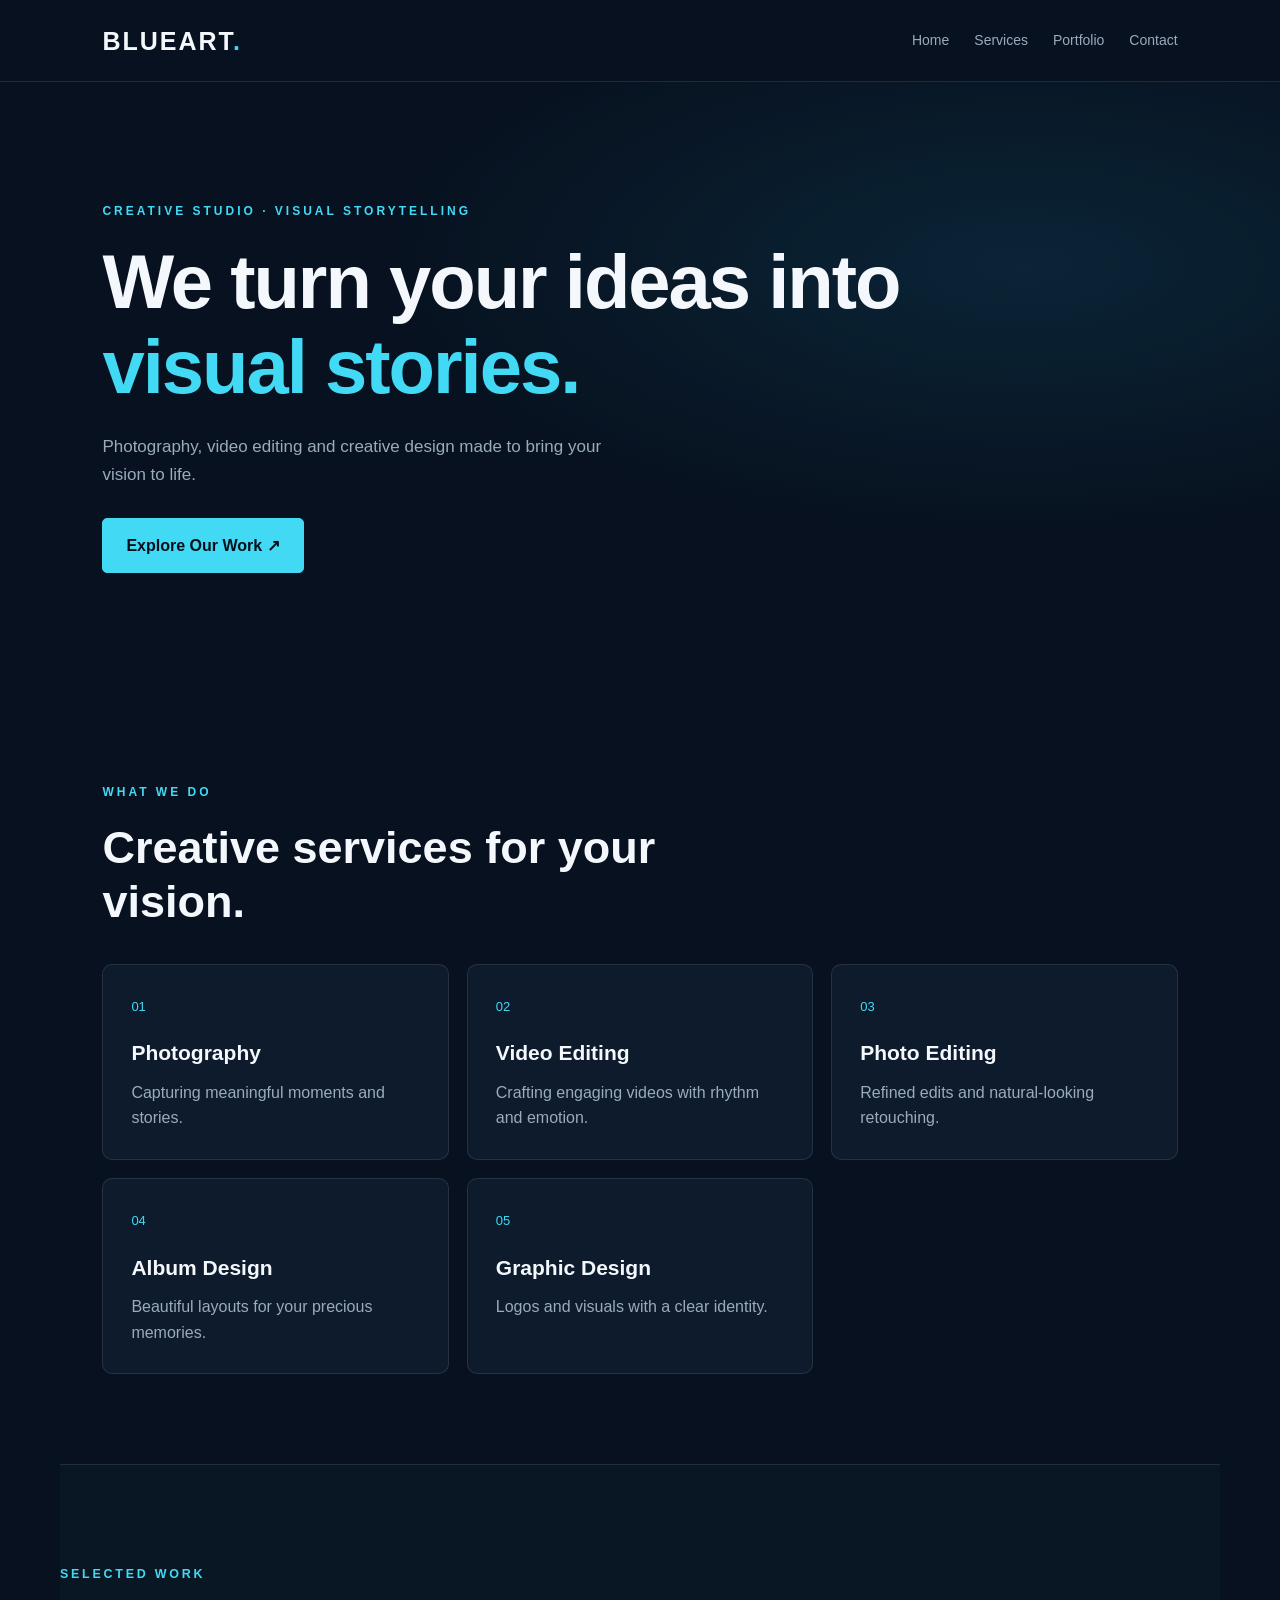
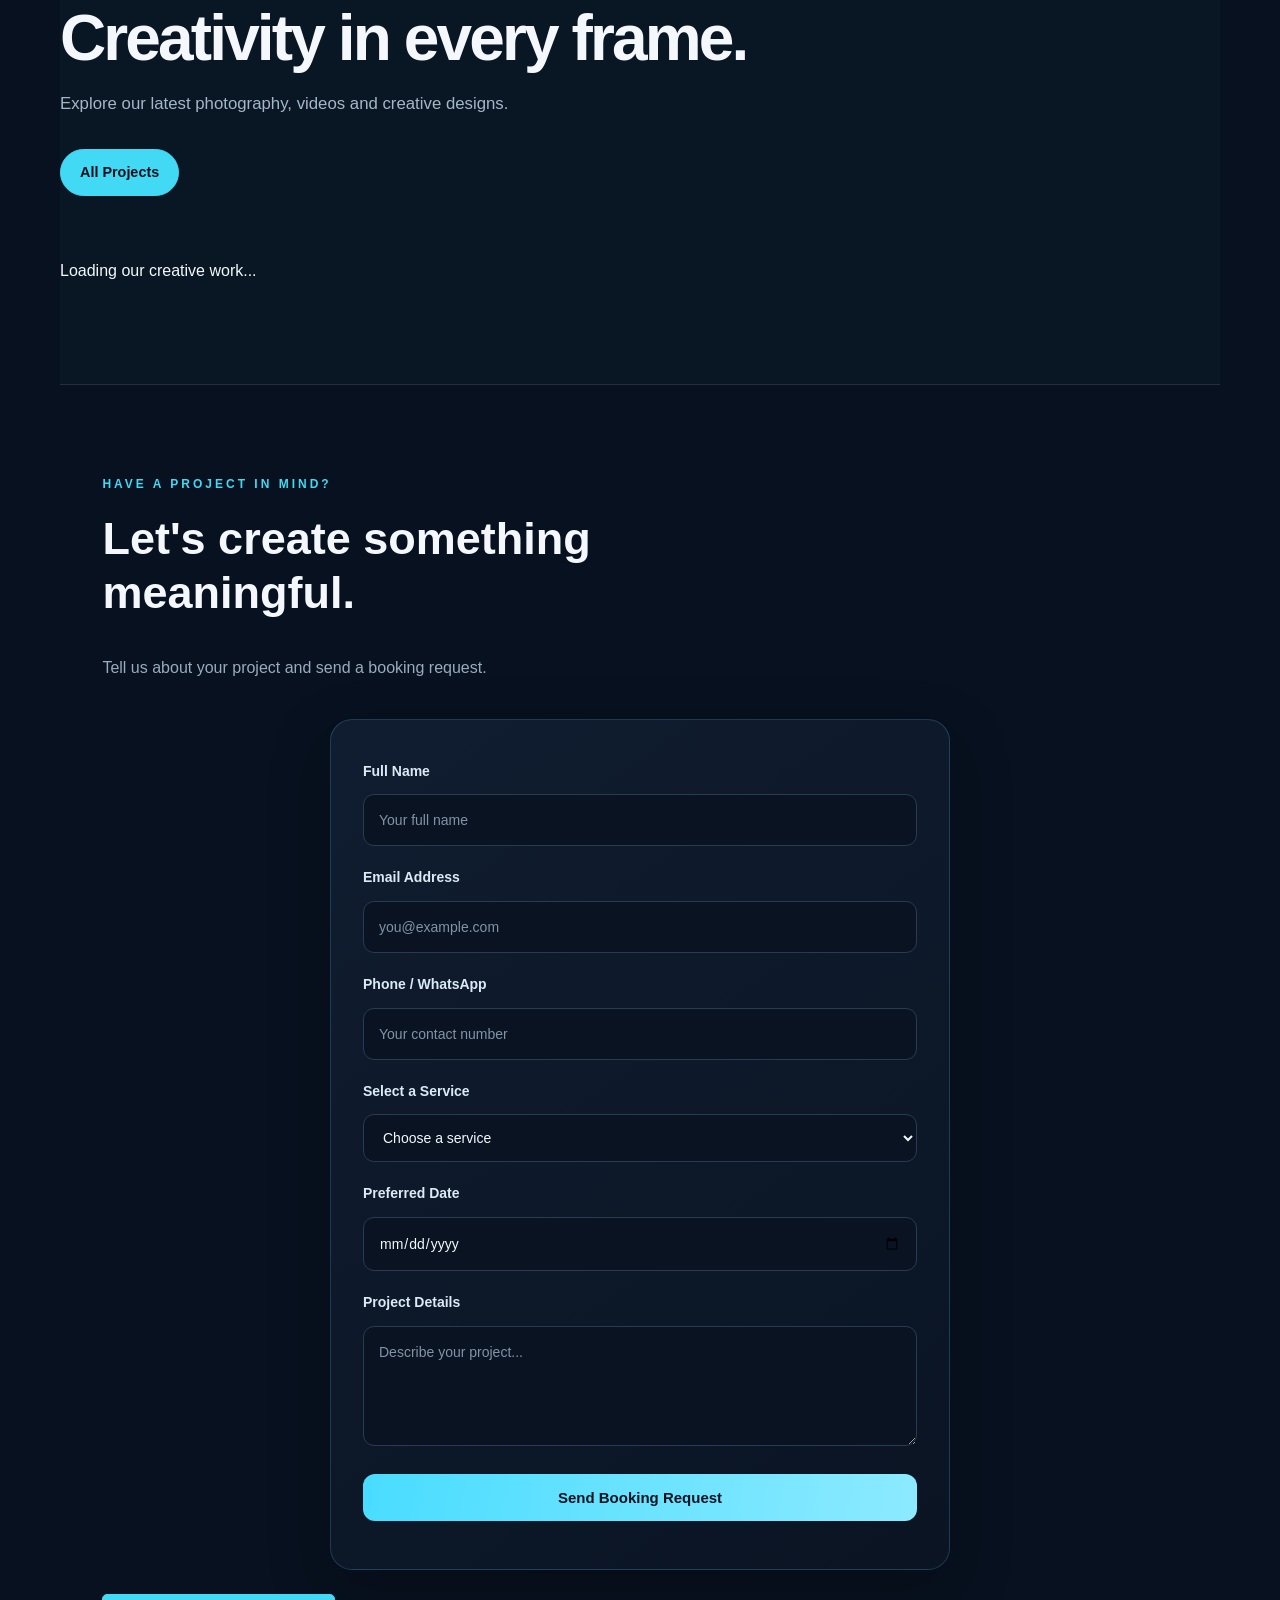
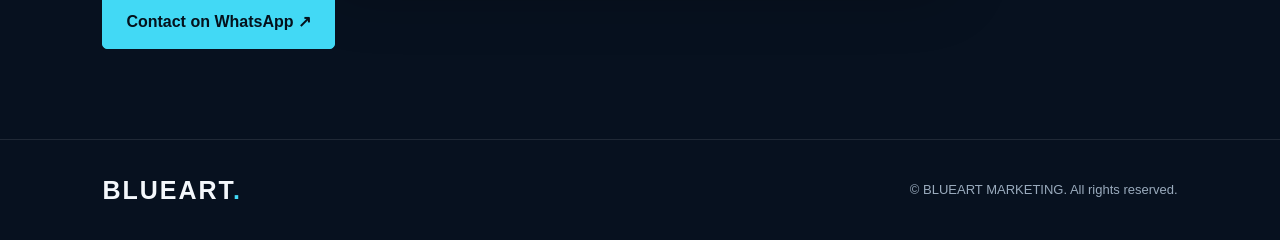
<file: index.html>
<!DOCTYPE html>
<html lang="en">
<head>
  <meta charset="UTF-8">
  <meta name="viewport" content="width=device-width, initial-scale=1.0">
  <meta name="description" content="BLUEART MARKETING — Photography, video editing, photo editing and graphic design.">
  <title>BLUEART MARKETING | Creative Studio</title>
  <link rel="icon" type="image/png" href="./favicon.png">
  <link rel="stylesheet" href="style.css">
</head>
<body>
  <header class="navbar">
    <a href="#" class="logo">BLUEART<span>.</span></a>
    <nav>
      <a href="#home">Home</a>
      <a href="#services">Services</a>
      <a href="#portfolio">Portfolio</a>
      <a href="#contact">Contact</a>
    </nav>
  </header>

  <main>
    <section class="hero" id="home">
      <p class="eyebrow">CREATIVE STUDIO · VISUAL STORYTELLING</p>
      <h1>We turn your ideas into <span>visual stories.</span></h1>
      <p class="intro">
        Photography, video editing and creative design
        made to bring your vision to life.
      </p>
      <a class="button" href="#portfolio">Explore Our Work ↗</a>
    </section>

    <section class="services" id="services">
      <p class="eyebrow">WHAT WE DO</p>
      <h2>Creative services for your vision.</h2>
      <div class="service-grid">
        <article class="service-card">
          <span>01</span>
          <h3>Photography</h3>
          <p>Capturing meaningful moments and stories.</p>
        </article>
        <article class="service-card">
          <span>02</span>
          <h3>Video Editing</h3>
          <p>Crafting engaging videos with rhythm and emotion.</p>
        </article>
        <article class="service-card">
          <span>03</span>
          <h3>Photo Editing</h3>
          <p>Refined edits and natural-looking retouching.</p>
        </article>
        <article class="service-card">
          <span>04</span>
          <h3>Album Design</h3>
          <p>Beautiful layouts for your precious memories.</p>
        </article>
        <article class="service-card">
          <span>05</span>
          <h3>Graphic Design</h3>
          <p>Logos and visuals with a clear identity.</p>
        </article>
      </div>
    </section>



<section class="portfolio" id="portfolio">
  <p class="eyebrow">SELECTED WORK</p>
  <h2>Creativity in every frame.</h2>
  <p>Explore our latest photography, videos and creative designs.</p>

  <!-- Main Category Filters -->
  <div
    id="portfolio-category-filters"
    class="portfolio-category-filters"
    aria-label="Filter projects by category"
  >
    <button type="button" class="portfolio-filter active" data-category="all">
      All Projects
    </button>
  </div>

  <!-- Subcategory Filters -->
  <div
    id="portfolio-subcategory-filters"
    class="portfolio-subcategory-filters"
    aria-label="Filter projects by subcategory"
    hidden
  ></div>

  <!-- Portfolio Projects -->
  <div id="portfolio-grid" class="portfolio-grid">
    <p>Loading our creative work...</p>
  </div>
</section>



   
<section class="contact" id="contact">
  <p class="eyebrow">HAVE A PROJECT IN MIND?</p>
  <h2>Let's create something meaningful.</h2>
  <p>Tell us about your project and send a booking request.</p>

  <form id="booking-form" class="booking-form">
    <label for="customer-name">Full Name</label>
    <input
      type="text"
      id="customer-name"
      name="customer_name"
      placeholder="Your full name"
      required
    />

    <label for="customer-email">Email Address</label>
    <input
      type="email"
      id="customer-email"
      name="customer_email"
      placeholder="you@example.com"
      required
    />

    <label for="customer-phone">Phone / WhatsApp</label>
    <input
      type="tel"
      id="customer-phone"
      name="customer_phone"
      placeholder="Your contact number"
    />

    <label for="booking-service">Select a Service</label>
    <select id="booking-service" name="service" required>
      <option value="">Choose a service</option>
      <option value="Photography">Photography</option>
      <option value="Video Editing">Video Editing</option>
      <option value="Photo Editing">Photo Editing</option>
      <option value="Album Design">Album Design</option>
      <option value="Graphic Design">Graphic Design</option>
    </select>

    <label for="booking-date">Preferred Date</label>
    <input type="date" id="booking-date" name="booking_date" />

    <label for="booking-message">Project Details</label>
    <textarea
      id="booking-message"
      name="message"
      rows="4"
      placeholder="Describe your project..."
    ></textarea>

    <button type="submit" class="button">Send Booking Request</button>
    <p id="booking-message-status" role="status" aria-live="polite"></p>
  </form>

  <!-- Keep your existing WhatsApp link here -->
  <a
    class="button"
    href="https://wa.me/94757733146"
    target="_blank"
    rel="noopener"
  >
    Contact on WhatsApp ↗
  </a>
</section>

  </main>

  <footer>
    <a href="#home" class="logo">BLUEART<span>.</span></a>
    <p>© <span id="year"></span> BLUEART MARKETING. All rights reserved.</p>
  </footer>

  <script type="module" src="script.js"></script>
</body>
</html>
</file>
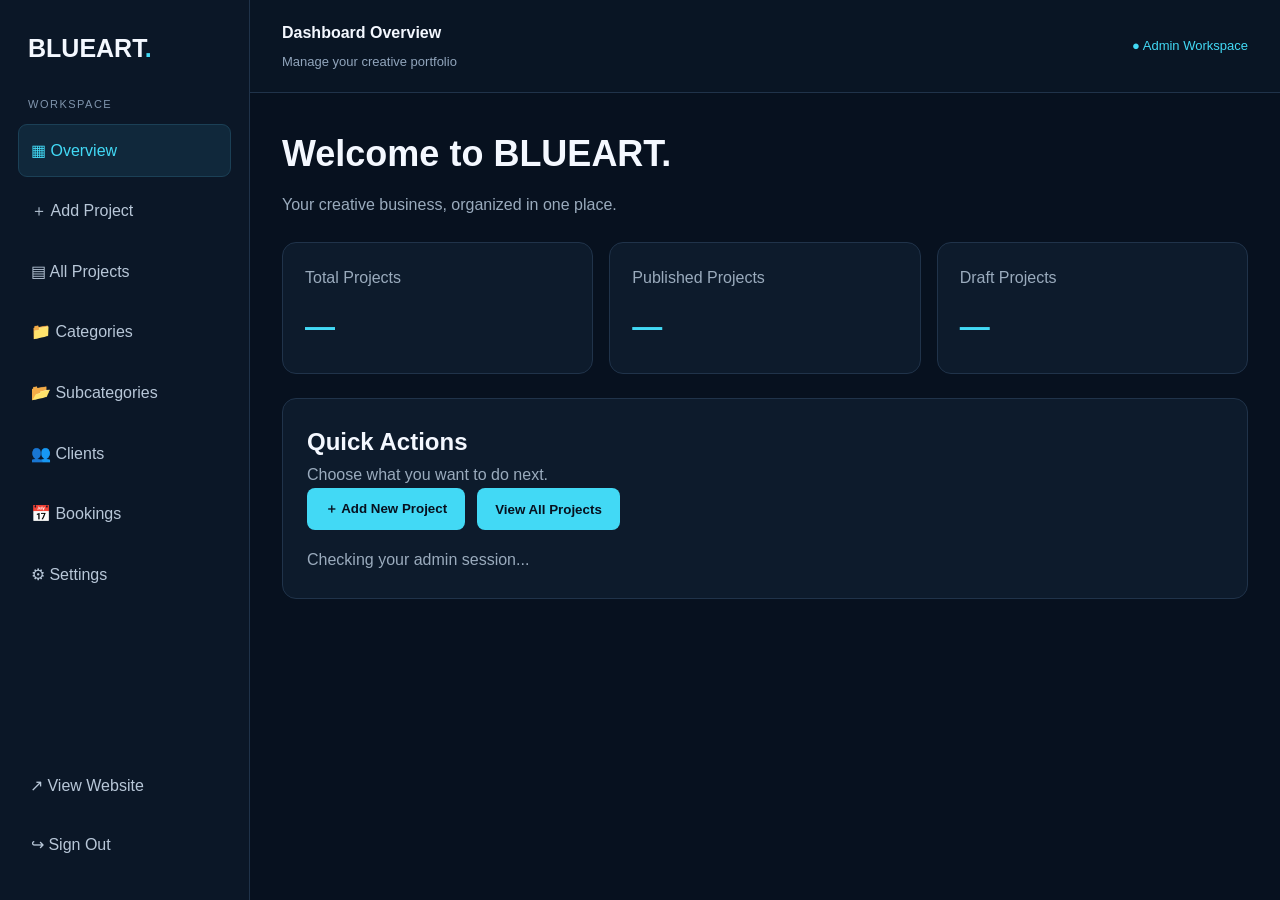
<file: admin-dashboard.html>
<!DOCTYPE html>
<html lang="en">
<head>
  <meta charset="UTF-8">
  <meta name="viewport" content="width=device-width, initial-scale=1.0">
  <title>BLUEART | Admin Dashboard</title>
  <link rel="stylesheet" href="style.css">

  <style>
    * { box-sizing: border-box; }

    body {
      margin: 0;
      background: #07111f;
      color: #f4f8ff;
      font-family: Arial, sans-serif;
    }

    .admin-layout {
      min-height: 100vh;
      display: grid;
      grid-template-columns: 250px minmax(0, 1fr);
    }

    .sidebar {
      background: #0b1727;
      border-right: 1px solid #20334a;
      padding: 28px 18px;
      display: flex;
      flex-direction: column;
      gap: 28px;
    }

    .admin-logo {
      color: #f4f8ff;
      font-size: 25px;
      font-weight: 800;
      text-decoration: none;
      padding: 0 10px;
    }

    .admin-logo span { color: #42d9f5; }

    .sidebar-label {
      color: #8095ad;
      font-size: 11px;
      letter-spacing: 1.5px;
      padding: 0 10px;
      margin-bottom: 10px;
    }

    .sidebar-nav {
      display: grid;
      gap: 7px;
    }

    .sidebar-nav button,
    .sidebar-bottom button {
      width: 100%;
      border: 1px solid transparent;
      border-radius: 9px;
      padding: 13px 12px;
      color: #b8c7d8;
      background: transparent;
      font: inherit;
      text-align: left;
      cursor: pointer;
    }

    .sidebar-nav button:hover,
    .sidebar-nav button.active {
      color: #42d9f5;
      background: #10283b;
      border-color: #1b4056;
    }

    .sidebar-bottom {
      margin-top: auto;
      display: grid;
      gap: 8px;
    }

    .sidebar-bottom a {
      display: block;
      padding: 12px;
      color: #b8c7d8;
      text-decoration: none;
    }

    .sidebar-bottom button:hover,
    .sidebar-bottom a:hover {
      color: #42d9f5;
    }

    .admin-main { min-width: 0; }

    .topbar {
      min-height: 84px;
      padding: 20px 32px;
      display: flex;
      justify-content: space-between;
      align-items: center;
      gap: 16px;
      border-bottom: 1px solid #20334a;
      background: #091524;
    }

    .topbar p {
      color: #91a5bc;
      margin: 6px 0 0;
      font-size: 13px;
    }

    .admin-content {
      max-width: 1200px;
      margin: 0 auto;
      padding: 32px;
    }

    .admin-section { display: none; }
    .admin-section.active { display: block; }

    .section-heading { margin-bottom: 24px; }

    .section-heading h1 {
      font-size: clamp(26px, 4vw, 36px);
      margin: 0 0 8px;
    }

    .section-heading p,
    .dashboard-card > p {
      color: #9aabbd;
      line-height: 1.7;
    }

    .dashboard-card {
      padding: 24px;
      margin-bottom: 22px;
      background: #0d1b2c;
      border: 1px solid #20334a;
      border-radius: 14px;
    }

    .dashboard-card h2 { margin-top: 0; }

    .stats-grid {
      display: grid;
      grid-template-columns: repeat(3, minmax(0, 1fr));
      gap: 16px;
      margin-bottom: 24px;
    }

    .stat-card {
      padding: 22px;
      background: #0d1b2c;
      border: 1px solid #20334a;
      border-radius: 14px;
    }

    .stat-card p {
      color: #9aabbd;
      margin: 0 0 12px;
    }

    .stat-card strong {
      font-size: 30px;
      color: #42d9f5;
    }

    .dashboard-card form {
      display: grid;
      gap: 12px;
      margin-top: 22px;
    }

    .dashboard-card form > label {
      color: #dce8f5;
      font-size: 14px;
      font-weight: 600;
      margin-top: 8px;
    }

    .dashboard-card input:not([type="checkbox"]),
    .dashboard-card select,
    .dashboard-card textarea {
      width: 100%;
      min-width: 0;
      padding: 13px 14px;
      color: #f4f8ff;
      background: #07111f;
      border: 1px solid #263b52;
      border-radius: 8px;
      font: inherit;
    }

    .dashboard-card input:focus,
    .dashboard-card select:focus,
    .dashboard-card textarea:focus {
      outline: 2px solid rgba(66, 217, 245, .25);
      border-color: #42d9f5;
    }

    .project-publish-option {
      display: flex;
      align-items: center;
      gap: 10px;
      font-weight: 400 !important;
    }

    .project-publish-option input { accent-color: #42d9f5; }

    .dashboard-card button,
    .primary-button {
      padding: 12px 18px;
      border: 0;
      border-radius: 8px;
      background: #42d9f5;
      color: #07111f;
      font-weight: 700;
      cursor: pointer;
    }

    .dashboard-card button:disabled { opacity: .6; }

    .quick-actions {
      display: flex;
      flex-wrap: wrap;
      gap: 12px;
    }

    #dashboard-message {
      overflow-wrap: anywhere;
      margin-top: 16px;
    }

    #projects-list > div {
      padding: 16px 0;
      border-bottom: 1px solid #20334a;
    }

    #projects-list h3 { color: #42d9f5; }
    #projects-list p { color: #9aabbd; overflow-wrap: anywhere; }

    @media (max-width: 800px) {
      .admin-layout { grid-template-columns: 1fr; }

      .sidebar {
        padding: 18px;
        gap: 18px;
        border-right: 0;
        border-bottom: 1px solid #20334a;
      }

      .sidebar-nav {
        grid-template-columns: repeat(2, minmax(0, 1fr));
      }

      .sidebar-bottom {
        margin-top: 0;
        grid-template-columns: repeat(2, minmax(0, 1fr));
      }

      .topbar { padding: 18px; }
      .admin-content { padding: 20px 16px; }
      .stats-grid { grid-template-columns: 1fr; }
    }

    
/* BLUEART — Premium Booking Cards */


/* BLUEART MARKETING — Executive Booking Management */

#bookings-list {
  display: grid;
  grid-template-columns: repeat(2, minmax(0, 1fr));
  gap: 22px;
  margin-top: 26px;
}

#bookings-list > div {
  position: relative;
  min-width: 0;
  padding: 26px;
  overflow: hidden;
  background:
    radial-gradient(
      circle at top right,
      rgba(66, 217, 245, 0.08),
      transparent 42%
    ),
    linear-gradient(145deg, #101f32 0%, #0b1626 100%);
  border: 1px solid #26394e;
  border-radius: 18px;
  box-shadow: 0 14px 35px rgba(0, 0, 0, 0.18);
  transition: border-color 0.25s, box-shadow 0.25s,
    transform 0.25s;
}

#bookings-list > div::before {
  content: "";
  position: absolute;
  top: 0;
  left: 24px;
  right: 24px;
  height: 2px;
  background: linear-gradient(
    90deg,
    transparent,
    #42d9f5,
    transparent
  );
  opacity: 0.65;
}

#bookings-list > div:hover {
  transform: translateY(-3px);
  border-color: rgba(66, 217, 245, 0.45);
  box-shadow: 0 20px 45px rgba(0, 0, 0, 0.25);
}

#bookings-list h3 {
  margin: 4px 0 20px;
  padding-bottom: 17px;
  color: #f1f7ff;
  font-size: 21px;
  font-weight: 700;
  letter-spacing: -0.4px;
  border-bottom: 1px solid #26394e;
  overflow-wrap: anywhere;
}

#bookings-list p {
  color: #b1c0d1;
  font-size: 13px;
  line-height: 1.9;
  overflow-wrap: anywhere;
}

#bookings-list p:nth-of-type(2) {
  display: inline-flex;
  padding: 6px 12px;
  color: #75e7fa;
  background: rgba(66, 217, 245, 0.08);
  border: 1px solid rgba(66, 217, 245, 0.18);
  border-radius: 8px;
  font-size: 12px;
  font-weight: 700;
}

#bookings-list select {
  width: 100%;
  margin-top: 12px;
  padding: 13px 14px;
  color: #eef5ff;
  background: #071321;
  border: 1px solid #30445b;
  border-radius: 10px;
  font: inherit;
  font-size: 13px;
  cursor: pointer;
  outline: none;
}

#bookings-list select:focus {
  border-color: #42d9f5;
  box-shadow: 0 0 0 3px rgba(66, 217, 245, 0.1);
}

#bookings-list button {
  width: 100%;
  margin: 12px 0 0;
  padding: 13px 18px;
  color: #07111f;
  background: linear-gradient(100deg, #42d9f5, #9aeafa);
  border: 0;
  border-radius: 10px;
  font-size: 13px;
  font-weight: 800;
  letter-spacing: 0.2px;
  cursor: pointer;
  transition: filter 0.2s, transform 0.2s;
}

#bookings-list button:hover:not(:disabled) {
  filter: brightness(1.08);
  transform: translateY(-1px);
}

#bookings-list button:disabled {
  opacity: 0.55;
  cursor: wait;
}

@media (max-width: 900px) {
  #bookings-list {
    grid-template-columns: 1fr;
  }
}

@media (max-width: 600px) {
  #bookings-list > div {
    padding: 21px 18px;
    border-radius: 14px;
  }

  #bookings-list h3 {
    font-size: 19px;
  }
}


/* Booking card spacing and controls fix */

#bookings-list > div {
  padding: 28px !important;
  overflow: visible;
}

#bookings-list h3 {
  margin-bottom: 24px !important;
  padding-bottom: 18px !important;
  line-height: 1.4;
}

#bookings-list p {
  margin: 0 0 12px !important;
  line-height: 1.8 !important;
  overflow-wrap: anywhere;
}

/* Status label */
#bookings-list p:nth-of-type(2) {
  display: inline-block !important;
  margin: 14px 0 18px !important;
  padding: 8px 12px !important;
}

/* Dropdown and update button layout */
#bookings-list select {
  display: block;
  width: 100%;
  min-height: 46px;
  margin: 0 0 14px !important;
  padding: 12px 14px !important;
  line-height: 1.5;
  box-sizing: border-box;
}

/* Prevent button from being cut off */
#bookings-list button {
  display: block;
  width: 100%;
  min-height: 46px;
  margin: 0 !important;
  padding: 13px 16px !important;
  white-space: normal;
  line-height: 1.5;
  box-sizing: border-box;
}

/* Keep cards comfortable on mobile */
@media (max-width: 600px) {
  #bookings-list > div {
    padding: 20px 16px !important;
  }
}


/* BLUEART — Booking Search & Filters */

.booking-filters {
  display: grid;
  grid-template-columns: minmax(0, 1fr) 190px;
  gap: 14px;
  margin: 22px 0 26px;
}

.booking-filters input,
.booking-filters select {
  width: 100%;
  min-width: 0;
  min-height: 48px;
  padding: 13px 15px;
  color: #f1f7ff;
  background: #091524;
  border: 1px solid #2a3d53;
  border-radius: 11px;
  font: inherit;
  font-size: 14px;
  outline: none;
  transition: border-color 0.2s, box-shadow 0.2s;
}

.booking-filters input::placeholder {
  color: #8193a8;
}

.booking-filters input:focus,
.booking-filters select:focus {
  border-color: #42d9f5;
  box-shadow: 0 0 0 3px rgba(66, 217, 245, 0.1);
}

.booking-filters select {
  color-scheme: dark;
  cursor: pointer;
}

@media (max-width: 600px) {
  .booking-filters {
    grid-template-columns: 1fr;
    gap: 12px;
  }
}

  </style>
</head>

<body>
  <div class="admin-layout">
    <aside class="sidebar">
      <a href="admin-dashboard.html" class="admin-logo">
        BLUEART<span>.</span>
      </a>


<div>
  <p class="sidebar-label">WORKSPACE</p>
  <nav class="sidebar-nav" aria-label="Admin navigation">
    <button type="button" class="active" data-section="overview">▦ Overview</button>
    <button type="button" data-section="add-project">＋ Add Project</button>
    <button type="button" data-section="all-projects">▤ All Projects</button>
    <button type="button" data-section="categories">📁 Categories</button>
    <button type="button" data-section="subcategories">📂 Subcategories</button>
    <button type="button" data-section="clients">👥 Clients</button>
    <button type="button" data-section="bookings">📅 Bookings</button>
    <button type="button" data-section="settings">⚙ Settings</button>
  </nav>
</div>


      <div class="sidebar-bottom">
        <a href="index.html">↗ View Website</a>
        <button id="logout-button" type="button">↪ Sign Out</button>
      </div>
    </aside>

    <div class="admin-main">
      <header class="topbar">
        <div>
          <strong id="topbar-title">Dashboard Overview</strong>
          <p>Manage your creative portfolio</p>
        </div>
        <span style="color:#42d9f5;font-size:13px">● Admin Workspace</span>
      </header>

      <main class="admin-content">
        <section id="overview" class="admin-section active">
          <div class="section-heading">
            <h1>Welcome to BLUEART.</h1>
            <p>Your creative business, organized in one place.</p>
          </div>

          <div class="stats-grid">
            <div class="stat-card">
              <p>Total Projects</p>
              <strong id="total-projects">—</strong>
            </div>
            <div class="stat-card">
              <p>Published Projects</p>
              <strong id="published-projects">—</strong>
            </div>
            <div class="stat-card">
              <p>Draft Projects</p>
              <strong id="draft-projects">—</strong>
            </div>
          </div>

          <div class="dashboard-card">
            <h2>Quick Actions</h2>
            <p>Choose what you want to do next.</p>
            <div class="quick-actions">
              <button type="button" data-section="add-project">＋ Add New Project</button>
              <button type="button" data-section="all-projects">View All Projects</button>
            </div>
            <p id="dashboard-message">Checking your admin session...</p>
          </div>
        </section>

        
<!-- Categories Section -->
<section id="categories" class="admin-section">
  <div class="section-heading">
    <h1>Manage Categories</h1>
    <p>Create and organize your main portfolio categories.</p>
  </div>

  <div class="dashboard-card">
    <h2>Add Main Category</h2>
    <form id="category-form">
      <label for="category-name">Category Name</label>
      <input
        type="text"
        id="category-name"
        placeholder="e.g. Graphic Design"
        required
      />
      <button type="submit">＋ Add Category</button>
    </form>
    <p id="category-message" role="status"></p>
  </div>

  <div class="dashboard-card">
    <h2>Existing Categories</h2>
    <div id="category-list">
      <p>Categories will appear here.</p>
    </div>
  </div>
</section>

<!-- Subcategories Section -->
<section id="subcategories" class="admin-section">
  <div class="section-heading">
    <h1>Manage Subcategories</h1>
    <p>Organize projects under each main category.</p>
  </div>

  <div class="dashboard-card">
    <h2>Add Subcategory</h2>
    <form id="subcategory-form">
      <label for="subcategory-category">Main Category</label>
      <select id="subcategory-category" required>
        <option value="">Select a category</option>
      </select>

      <label for="subcategory-name">Subcategory Name</label>
      <input
        type="text"
        id="subcategory-name"
        placeholder="e.g. Logo Design"
        required
      />
      <button type="submit">＋ Add Subcategory</button>
    </form>
    <p id="subcategory-message" role="status"></p>
  </div>

  <div class="dashboard-card">
    <h2>Existing Subcategories</h2>
    <div id="subcategory-list">
      <p>Subcategories will appear here.</p>
    </div>
  </div>
</section>

<!-- Clients Section -->
<section id="clients" class="admin-section">
  <div class="section-heading">
    <h1>Manage Clients</h1>
    <p>Group related projects by client.</p>
  </div>

  <div class="dashboard-card">
    <h2>Add Client</h2>
    <form id="client-form">
      <label for="client-name">Client or Project Group Name</label>
      <input
        type="text"
        id="client-name"
        placeholder="e.g. Client A"
        required
      />

      <label>
        <input type="checkbox" id="client-public" />
        Display this client name publicly
      </label>

      <button type="submit">＋ Add Client</button>
    </form>
    <p id="client-message" role="status"></p>
  </div>

  <div class="dashboard-card">
    <h2>Existing Clients</h2>
    <div id="client-list">
      <p>Clients will appear here.</p>
    </div>
  </div>
</section>


        <section id="add-project" class="admin-section">
          <div class="section-heading">
            <h1>Add New Project</h1>
            <p>Add your latest work to your portfolio.</p>
          </div>

          <div class="dashboard-card">
            <h2>Project Details</h2>
            <form id="project-form">
              <label for="project-title">Project Title</label>
              <input id="project-title" type="text" placeholder="Enter project title" required>

             
<label for="project-category">Category</label>
<select id="project-category" required>
  <option value="">Choose a category</option>
</select>

<label for="project-subcategory">Subcategory</label>
<select id="project-subcategory">
  <option value="">No subcategory</option>
</select>

<label for="project-client">Client / Project Group</label>
<select id="project-client">
  <option value="">No client assigned</option>
</select>


              <label for="project-description">Description</label>
              <textarea id="project-description" rows="4" placeholder="Describe your project"></textarea>

              <label for="project-media-url">Media URL</label>
              <input id="project-media-url" type="url" placeholder="Paste an accessible media URL" required>

              <label for="project-media-type">Media Type</label>
              <select id="project-media-type" required>
                <option value="image">Image</option>
                <option value="video">Video</option>
              </select>

              <label class="project-publish-option">
                <input id="project-published" type="checkbox">
                Publish this project on the website
              </label>

              <button type="submit" id="save-project-button">Save Project</button>
            </form>
          </div>
        </section>

        <section id="all-projects" class="admin-section">
          <div class="section-heading">
            <h1>All Projects</h1>
            <p>Review your saved portfolio projects.</p>
          </div>

          <div class="dashboard-card">
            <div id="projects-list">Loading projects...</div>
          </div>
        </section>

<!-- Bookings Section -->
<section id="bookings" class="admin-section">
  <div class="section-heading">
    <h1>Manage Bookings</h1>
    <p>Review and manage customer booking requests.</p>
  </div>

  <div class="stats-grid">
    <div class="stat-card">
      <p>Pending Bookings</p>
      <strong id="pending-bookings-count">—</strong>
    </div>

    <div class="stat-card">
      <p>Confirmed Bookings</p>
      <strong id="confirmed-bookings-count">—</strong>
    </div>

    <div class="stat-card">
      <p>Total Bookings</p>
      <strong id="total-bookings-count">—</strong>
    </div>
  </div>

  <div class="dashboard-card">
    <h2>Customer Requests</h2>
    
<div class="booking-filters">
  <input
    type="search"
    id="booking-search"
    placeholder="Search name, email or phone..."
    aria-label="Search bookings"
  />

  <select id="booking-status-filter" aria-label="Filter bookings by status">
    <option value="all">All Bookings</option>
    <option value="pending">Pending</option>
    <option value="confirmed">Confirmed</option>
    <option value="completed">Completed</option>
    <option value="cancelled">Cancelled</option>
  </select>
</div>

    <p id="bookings-message" role="status">
      Loading bookings...
    </p>
    <div id="bookings-list"></div>
  </div>
</section>

        <section id="settings" class="admin-section">
          <div class="section-heading">
            <h1>Settings</h1>
            <p>Admin account and website shortcuts.</p>
          </div>

          <div class="dashboard-card">
            <h2>Website</h2>
            <p>Open the public BLUEART MARKETING website to review your portfolio.</p>
            <a href="index.html" style="color:#42d9f5">Open Website ↗</a>
          </div>

          <div class="dashboard-card">
            <h2>Admin Account</h2>
            <p>Use Sign Out to end your current admin session.</p>
            <button type="button" id="settings-logout-button">Sign Out</button>
          </div>
        </section>
      </main>
    </div>
  </div>

  <script type="module" src="dashboard.js"></script>
</body>
</html>
</file>
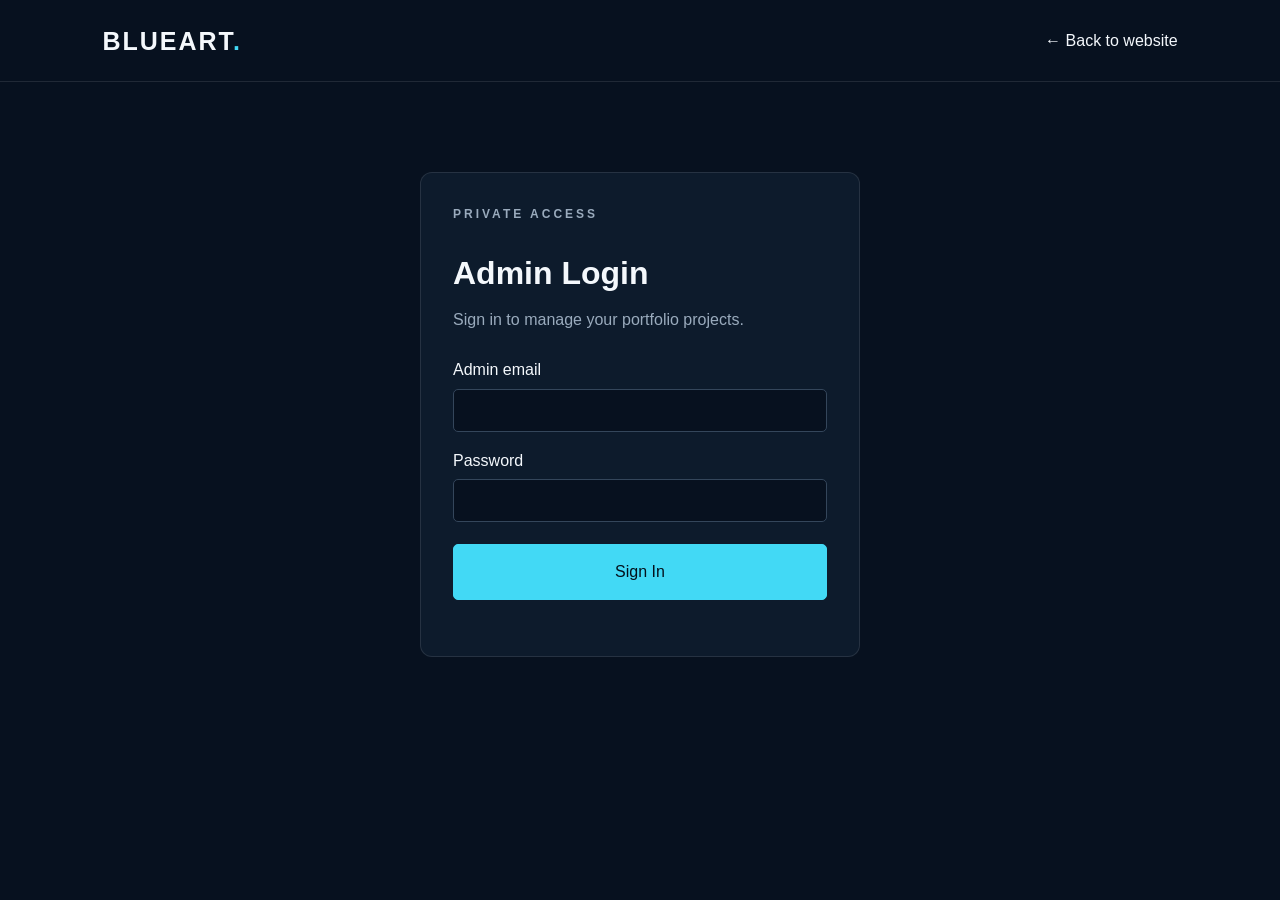
<file: admin.html>
<!DOCTYPE html>
<html lang="en">
<head>
  <meta charset="UTF-8">
  <meta name="viewport" content="width=device-width, initial-scale=1.0">
  <title>BLUEART Admin Login</title>
  <link rel="stylesheet" href="style.css">
  <style>
    .admin-login {
      max-width: 440px;
      margin: 90px auto;
      padding: 32px;
      background: #0d1b2c;
      border: 1px solid rgba(255,255,255,.1);
      border-radius: 12px;
    }

    .admin-login h1 {
      margin-bottom: 8px;
    }

    .admin-login p {
      color: #9aabbd;
      margin-bottom: 24px;
    }

    .admin-login label {
      display: block;
      margin: 16px 0 6px;
    }

    .admin-login input {
      width: 100%;
      padding: 13px;
      color: #f4f8fc;
      background: #07111f;
      border: 1px solid #34465b;
      border-radius: 5px;
    }

    .admin-login button {
      width: 100%;
      margin-top: 22px;
      cursor: pointer;
      font: inherit;
    }

    #login-message {
      margin-top: 16px;
      overflow-wrap: anywhere;
    }
  </style>
</head>
<body>
  <header class="navbar">
    <a href="index.html" class="logo">BLUEART<span>.</span></a>
    <a href="index.html">← Back to website</a>
  </header>

  <main class="admin-login">
    <p class="eyebrow">PRIVATE ACCESS</p>
    <h1>Admin Login</h1>
    <p>Sign in to manage your portfolio projects.</p>

    <form id="login-form">
      <label for="email">Admin email</label>
      <input id="email" type="email" autocomplete="username" required>

      <label for="password">Password</label>
      <input id="password" type="password"
        autocomplete="current-password" required>

      <button class="button" type="submit">Sign In</button>
      <p id="login-message" role="status"></p>
    </form>
  </main>

  <script type="module" src="admin.js"></script>
</body>
</html>
</file>
<file: style.css>
:root {
  --bg: #07111f;
  --surface: #0d1b2c;
  --cyan: #42d9f5;
  --white: #f4f8fc;
  --muted: #9aabbd;
  --border: rgba(255, 255, 255, 0.1);
}

* {
  box-sizing: border-box;
  margin: 0;
  padding: 0;
}

html {
  scroll-behavior: smooth;
}

body {
  background: var(--bg);
  color: var(--white);
  font-family: Arial, Helvetica, sans-serif;
  line-height: 1.6;
}

a {
  color: inherit;
  text-decoration: none;
}

.navbar {
  min-height: 82px;
  padding: 20px 8%;
  display: flex;
  justify-content: space-between;
  align-items: center;
  gap: 24px;
  border-bottom: 1px solid var(--border);
}

.logo {
  font-size: 25px;
  font-weight: 800;
  letter-spacing: 2px;
}

.logo span,
.hero h1 span {
  color: var(--cyan);
}

nav {
  display: flex;
  flex-wrap: wrap;
  gap: 25px;
}

nav a {
  color: var(--muted);
  font-size: 14px;
  transition: color 0.2s;
}

nav a:hover {
  color: var(--cyan);
}

.hero {
  min-height: 570px;
  padding: 120px 8%;
  display: flex;
  flex-direction: column;
  align-items: flex-start;
  justify-content: center;
  background:
    radial-gradient(ellipse at 80% 30%, rgba(34, 169, 213, 0.13), transparent 45%),
    var(--bg);
}

.eyebrow {
  color: var(--cyan);
  font-size: 12px;
  font-weight: 700;
  letter-spacing: 3px;
  margin-bottom: 18px;
}

.hero h1 {
  max-width: 850px;
  font-size: clamp(42px, 7vw, 76px);
  line-height: 1.12;
  letter-spacing: -2px;
}

.intro {
  max-width: 540px;
  margin: 24px 0 30px;
  color: var(--muted);
  font-size: 17px;
}

.button {
  display: inline-block;
  padding: 14px 23px;
  border: 1px solid var(--cyan);
  border-radius: 5px;
  background: var(--cyan);
  color: #04111c;
  font-weight: 700;
  transition: transform 0.2s, background 0.2s;
}

.button:hover {
  transform: translateY(-3px);
  background: #8cecff;
}

.services,
.portfolio,
.contact {
  padding: 90px 8%;
}

.services h2,
.portfolio h2,
.contact h2 {
  max-width: 700px;
  margin-bottom: 35px;
  font-size: clamp(30px, 4vw, 45px);
  line-height: 1.2;
}

.service-grid {
  display: grid;
  grid-template-columns: repeat(3, minmax(0, 1fr));
  gap: 18px;
}

.service-card {
  padding: 28px;
  min-height: 190px;
  background: var(--surface);
  border: 1px solid var(--border);
  border-radius: 10px;
  transition: border-color 0.2s, transform 0.2s;
}

.service-card:hover {
  border-color: var(--cyan);
  transform: translateY(-4px);
}

.service-card span {
  color: var(--cyan);
  font-size: 13px;
}

.service-card h3 {
  margin: 18px 0 10px;
  font-size: 21px;
}

.service-card p,
.portfolio > p:not(.eyebrow),
.contact > p:not(.eyebrow) {
  color: var(--muted);
}

.portfolio {
  background: #091624;
  border-top: 1px solid var(--border);
  border-bottom: 1px solid var(--border);
}

.contact .button {
  margin-top: 24px;
}

footer {
  padding: 30px 8%;
  display: flex;
  align-items: center;
  justify-content: space-between;
  gap: 20px;
  border-top: 1px solid var(--border);
}

footer p {
  color: var(--muted);
  font-size: 13px;
}

@media (max-width: 800px) {
  .navbar {
    align-items: flex-start;
    flex-direction: column;
  }

  nav {
    gap: 16px;
  }

  .hero {
    min-height: 480px;
    padding-top: 85px;
    padding-bottom: 85px;
  }

  .service-grid {
    grid-template-columns: repeat(2, minmax(0, 1fr));
  }
}

@media (max-width: 520px) {
  .service-grid {
    grid-template-columns: 1fr;
  }

  .services,
  .portfolio,
  .contact {
    padding: 65px 6%;
  }

  footer {
    align-items: flex-start;
    flex-direction: column;
  }
}


/* BLUEART Category Management */
#category-list .project-row {
  display: flex;
  align-items: center;
  justify-content: space-between;
  gap: 16px;
  padding: 16px 18px;
  margin-bottom: 12px;
  background: rgba(255, 255, 255, 0.035);
  border: 1px solid rgba(66, 217, 245, 0.13);
  border-radius: 14px;
  transition: border-color 0.2s ease, background 0.2s ease;
}

#category-list .project-row:hover {
  background: rgba(66, 217, 245, 0.055);
  border-color: rgba(66, 217, 245, 0.35);
}

#category-list .project-row span {
  color: #f5f0e6;
  font-size: 15px;
  font-weight: 600;
  overflow-wrap: anywhere;
}

#category-list .project-row button {
  flex-shrink: 0;
  padding: 9px 15px;
  border: 1px solid rgba(255, 100, 115, 0.35);
  border-radius: 9px;
  background: rgba(255, 85, 100, 0.09);
  color: #ff929d;
  font: inherit;
  font-size: 13px;
  font-weight: 600;
  cursor: pointer;
  transition: all 0.2s ease;
}

#category-list .project-row button:hover:not(:disabled) {
  background: #d94b5b;
  border-color: #d94b5b;
  color: #ffffff;
  box-shadow: 0 4px 14px rgba(217, 75, 91, 0.2);
}

#category-list .project-row button:disabled {
  opacity: 0.5;
  cursor: wait;
}

@media (max-width: 480px) {
  #category-list .project-row {
    padding: 12px;
    gap: 10px;
  }

  #category-list .project-row button {
    padding: 8px 11px;
  }
}


/* Premium Subcategory List */
#subcategory-list .project-row {
  display: flex;
  align-items: center;
  justify-content: space-between;
  gap: 16px;
  padding: 16px 18px;
  margin-bottom: 12px;
  background: rgba(255, 255, 255, 0.035);
  border: 1px solid rgba(66, 217, 245, 0.13);
  border-radius: 14px;
  transition: border-color 0.25s ease, background 0.25s ease;
}

#subcategory-list .project-row:hover {
  background: rgba(66, 217, 245, 0.045);
  border-color: rgba(66, 217, 245, 0.35);
}

#subcategory-list .project-row button {
  padding: 9px 15px;
  border: 1px solid rgba(255, 85, 105, 0.4);
  border-radius: 9px;
  background: rgba(255, 65, 85, 0.1);
  color: #ff7185;
  font-size: 13px;
  font-weight: 600;
  cursor: pointer;
  transition: all 0.25s ease;
}

#subcategory-list .project-row button:hover {
  background: #ff5268;
  border-color: #ff5268;
  color: #ffffff;
  box-shadow: 0 0 16px rgba(255, 82, 104, 0.22);
}

#subcategory-list .project-row button:disabled {
  opacity: 0.5;
  cursor: not-allowed;
}


/* Premium Client List */
#client-list .project-row {
  display: flex;
  align-items: center;
  justify-content: space-between;
  gap: 16px;
  padding: 16px 18px;
  margin-bottom: 12px;
  background: rgba(255, 255, 255, 0.035);
  border: 1px solid rgba(66, 217, 245, 0.13);
  border-radius: 14px;
  transition: border-color 0.25s ease, background 0.25s ease;
}

#client-list .project-row:hover {
  background: rgba(66, 217, 245, 0.045);
  border-color: rgba(66, 217, 245, 0.35);
}

#client-list .project-row button {
  padding: 9px 15px;
  border: 1px solid rgba(255, 85, 105, 0.4);
  border-radius: 9px;
  background: rgba(255, 65, 85, 0.1);
  color: #ff7185;
  font-size: 13px;
  font-weight: 600;
  cursor: pointer;
  transition: all 0.25s ease;
}

#client-list .project-row button:hover {
  background: #ff5268;
  border-color: #ff5268;
  color: #ffffff;
  box-shadow: 0 0 16px rgba(255, 82, 104, 0.22);
}

#client-list .project-row button:disabled {
  opacity: 0.5;
  cursor: not-allowed;
}


/* Premium All Projects List */
#projects-list .project-row {
  display: flex;
  align-items: center;
  justify-content: space-between;
  gap: 18px;
  padding: 18px;
  margin-bottom: 14px;
  background: rgba(255, 255, 255, 0.035);
  border: 1px solid rgba(66, 217, 245, 0.13);
  border-radius: 14px;
  transition: border-color 0.25s ease, background 0.25s ease;
}

#projects-list .project-row:hover {
  background: rgba(66, 217, 245, 0.045);
  border-color: rgba(66, 217, 245, 0.35);
}

/* Project action buttons */
#projects-list .project-row button {
  padding: 9px 15px;
  border: 1px solid rgba(66, 217, 245, 0.3);
  border-radius: 9px;
  background: rgba(66, 217, 245, 0.08);
  color: #42d9f5;
  font-size: 13px;
  font-weight: 600;
  cursor: pointer;
  transition: all 0.25s ease;
}

#projects-list .project-row button:hover {
  background: #42d9f5;
  border-color: #42d9f5;
  color: #07111f;
  box-shadow: 0 0 16px rgba(66, 217, 245, 0.2);
}

/* Delete button */
#projects-list .project-row button.delete-button,
#projects-list .project-row button[data-action="delete"] {
  border-color: rgba(255, 85, 105, 0.4);
  background: rgba(255, 65, 85, 0.1);
  color: #ff7185;
}

#projects-list .project-row button.delete-button:hover,
#projects-list .project-row button[data-action="delete"]:hover {
  background: #ff5268;
  border-color: #ff5268;
  color: #ffffff;
  box-shadow: 0 0 16px rgba(255, 82, 104, 0.22);
}

#projects-list .project-row button:disabled {
  opacity: 0.5;
  cursor: not-allowed;
}


/* ===== BLUEART MARKETING - PREMIUM PORTFOLIO ===== */

:root {
  --blueart-bg: #07111f;
  --blueart-card: #101e30;
  --blueart-cyan: #42d9f5;
  --blueart-text: #f4f8fc;
  --blueart-muted: #a6b6c9;
  --blueart-border: rgba(66, 217, 245, 0.18);
}

html {
  scroll-behavior: smooth;
}

body {
  background: var(--blueart-bg);
  color: var(--blueart-text);
  font-family: Inter, "Segoe UI", Arial, sans-serif;
}

.portfolio {
  width: min(1160px, 92%);
  margin: 0 auto;
  padding: 100px 0;
}

.portfolio .eyebrow {
  color: var(--blueart-cyan);
  font-size: 0.78rem;
  font-weight: 800;
  letter-spacing: 0.22em;
  text-transform: uppercase;
}

.portfolio h2 {
  max-width: 760px;
  margin: 14px 0;
  font-size: clamp(2.2rem, 5vw, 4rem);
  line-height: 1.12;
  letter-spacing: -0.045em;
}

.portfolio > p:not(.eyebrow) {
  color: var(--blueart-muted);
  font-size: 1.05rem;
  line-height: 1.8;
}

.portfolio-category-filters,
.portfolio-subcategory-filters {
  display: flex;
  flex-wrap: wrap;
  gap: 10px;
  margin: 30px 0 18px;
}

.portfolio-filter {
  padding: 11px 19px;
  border: 1px solid var(--blueart-border);
  border-radius: 999px;
  background: rgba(255, 255, 255, 0.035);
  color: var(--blueart-text);
  font: inherit;
  font-size: 0.9rem;
  cursor: pointer;
  transition: background 0.2s ease, border-color 0.2s ease,
    transform 0.2s ease;
}

.portfolio-filter:hover {
  border-color: var(--blueart-cyan);
  transform: translateY(-2px);
}

.portfolio-filter.active {
  background: var(--blueart-cyan);
  border-color: var(--blueart-cyan);
  color: #06111d;
  font-weight: 750;
}

.portfolio-grid {
  display: grid;
  grid-template-columns: repeat(3, minmax(0, 1fr));
  gap: 24px;
  margin-top: 32px;
}

.portfolio-card {
  min-width: 0;
  overflow: hidden;
  padding: 16px;
  border: 1px solid rgba(255, 255, 255, 0.09);
  border-radius: 20px;
  background: linear-gradient(
    145deg,
    rgba(20, 39, 60, 0.96),
    rgba(10, 23, 39, 0.98)
  );
  box-shadow: 0 12px 35px rgba(0, 0, 0, 0.15);
  transition: transform 0.25s ease, border-color 0.25s ease,
    box-shadow 0.25s ease;
}

.portfolio-card:hover {
  transform: translateY(-6px);
  border-color: rgba(66, 217, 245, 0.45);
  box-shadow: 0 20px 45px rgba(0, 0, 0, 0.28);
}

.portfolio-card h3 {
  margin: 16px 0 8px;
  color: var(--blueart-text);
  font-size: 1.15rem;
  line-height: 1.4;
}

.portfolio-card p {
  color: var(--blueart-muted);
  line-height: 1.7;
  overflow-wrap: anywhere;
}

.portfolio-card > p:first-of-type {
  color: var(--blueart-cyan);
  font-size: 0.82rem;
}

.portfolio-card img,
.portfolio-card video,
.portfolio-card iframe {
  display: block;
  width: 100%;
  max-height: 320px;
  object-fit: cover;
  border-radius: 12px;
}

@media (max-width: 900px) {
  .portfolio-grid {
    grid-template-columns: repeat(2, minmax(0, 1fr));
    gap: 18px;
  }

  .portfolio {
    padding: 72px 0;
  }
}

@media (max-width: 600px) {
  .portfolio-grid {
    grid-template-columns: 1fr;
  }

  .portfolio {
    width: 90%;
    padding: 55px 0;
  }

  .portfolio-card {
    padding: 12px;
  }

  .portfolio-filter {
    padding: 9px 14px;
  }
}


/* BLUEART - Portfolio spacing and full video fit */

.portfolio-grid {
  gap: 20px;
  align-items: start;
}

.portfolio-card {
  padding: 14px;
}

.portfolio-card h3 {
  margin-top: 12px;
  margin-bottom: 6px;
}

.portfolio-card img {
  width: 100%;
  height: 240px;
  object-fit: cover;
  object-position: center;
}

.portfolio-card video,
.portfolio-card iframe {
  display: block;
  width: 100%;
  height: 240px;
  max-height: none;
  border-radius: 12px;
}

/* Show the complete video without cropping */
.portfolio-card video {
  object-fit: contain;
  background: #000;
}

/* Responsive video and image sizes */
@media (max-width: 600px) {
  .portfolio-grid {
    gap: 16px;
  }

  .portfolio-card video,
  .portfolio-card iframe {
    height: 220px;
  }

  .portfolio-card img {
    height: 220px;
  }
}


/* BLUEART - Portfolio side spacing */


.portfolio {
  width: calc(100% - 80px);
  max-width: 1160px;
  margin-left: auto;
  margin-right: auto;
  box-sizing: border-box;
}

@media (max-width: 600px) {
  .portfolio {
    width: calc(100% - 36px);
  }
}


.portfolio-grid {
  width: 100%;
  box-sizing: border-box;
}

.portfolio-card {
  box-sizing: border-box;
  min-width: 0;
}

@media (max-width: 600px) {
  .portfolio {
    width: calc(100% - 32px);
  }
}


/* Reduce empty space above portfolio videos */


/* BLUEART - Portfolio video sizing */

.portfolio-card iframe {
  display: block;
  width: 100%;
  height: 320px;
  max-height: none;
  margin: 0;
  padding: 0;
  border: 0;
  border-radius: 12px;
  background: #000;
}

.portfolio-card video {
  display: block;
  width: 100%;
  height: 320px;
  max-height: none;
  margin: 0;
  padding: 0;
  border: 0;
  border-radius: 12px;
  object-fit: contain;
  background: #000;
}

.portfolio-card {
  overflow: hidden;
}

@media (max-width: 600px) {
  .portfolio-card iframe,
  .portfolio-card video {
    height: 280px;
  }
}


/* Keep the video content fitted inside its frame */
.portfolio-card video {
  display: block;
  width: 100%;
  height: 240px;
  object-fit: contain;
  background: #000;
  margin: 0;
  padding: 0;
}


/* BLUEART MARKETING — Premium Booking Form */

.booking-form {
  width: min(100%, 620px);
  margin: 38px auto 0;
  padding: 32px;
  display: grid;
  gap: 12px;
  text-align: left;
  background: linear-gradient(145deg, #101d30, #0a1423);
  border: 1px solid rgba(91, 210, 255, 0.2);
  border-radius: 22px;
  box-shadow: 0 22px 60px rgba(0, 0, 0, 0.25);
}

.booking-form label {
  margin-top: 8px;
  color: #dceaf5;
  font-size: 14px;
  font-weight: 600;
}

.booking-form input,
.booking-form select,
.booking-form textarea {
  width: 100%;
  min-width: 0;
  padding: 14px 15px;
  color: #f3f8ff;
  font: inherit;
  font-size: 14px;
  background: #091321;
  border: 1px solid #293b50;
  border-radius: 11px;
  outline: none;
  transition: border-color 0.2s, box-shadow 0.2s;
}

.booking-form input::placeholder,
.booking-form textarea::placeholder {
  color: #8293a7;
}

.booking-form select {
  color-scheme: dark;
}

.booking-form textarea {
  min-height: 120px;
  resize: vertical;
}

.booking-form input:focus,
.booking-form select:focus,
.booking-form textarea:focus {
  border-color: #42d4ff;
  box-shadow: 0 0 0 3px rgba(66, 212, 255, 0.12);
}

.booking-form .button {
  width: 100%;
  margin-top: 16px;
  padding: 15px 20px;
  color: #061321;
  font-size: 15px;
  font-weight: 700;
  background: linear-gradient(100deg, #49dcff, #8ceaff);
  border: none;
  border-radius: 12px;
  cursor: pointer;
  transition: transform 0.2s, box-shadow 0.2s;
}

.booking-form .button:hover {
  transform: translateY(-2px);
  box-shadow: 0 8px 25px rgba(73, 220, 255, 0.2);
}

.booking-form .button:active {
  transform: translateY(0);
}

#booking-message-status {
  margin: 4px 0 0;
  font-size: 14px;
  line-height: 1.6;
}

@media (max-width: 600px) {
  .booking-form {
    padding: 22px 17px;
    margin-top: 26px;
    border-radius: 17px;
  }

  .booking-form input,
  .booking-form select,
  .booking-form textarea {
    font-size: 16px;
  }
}
</file>
